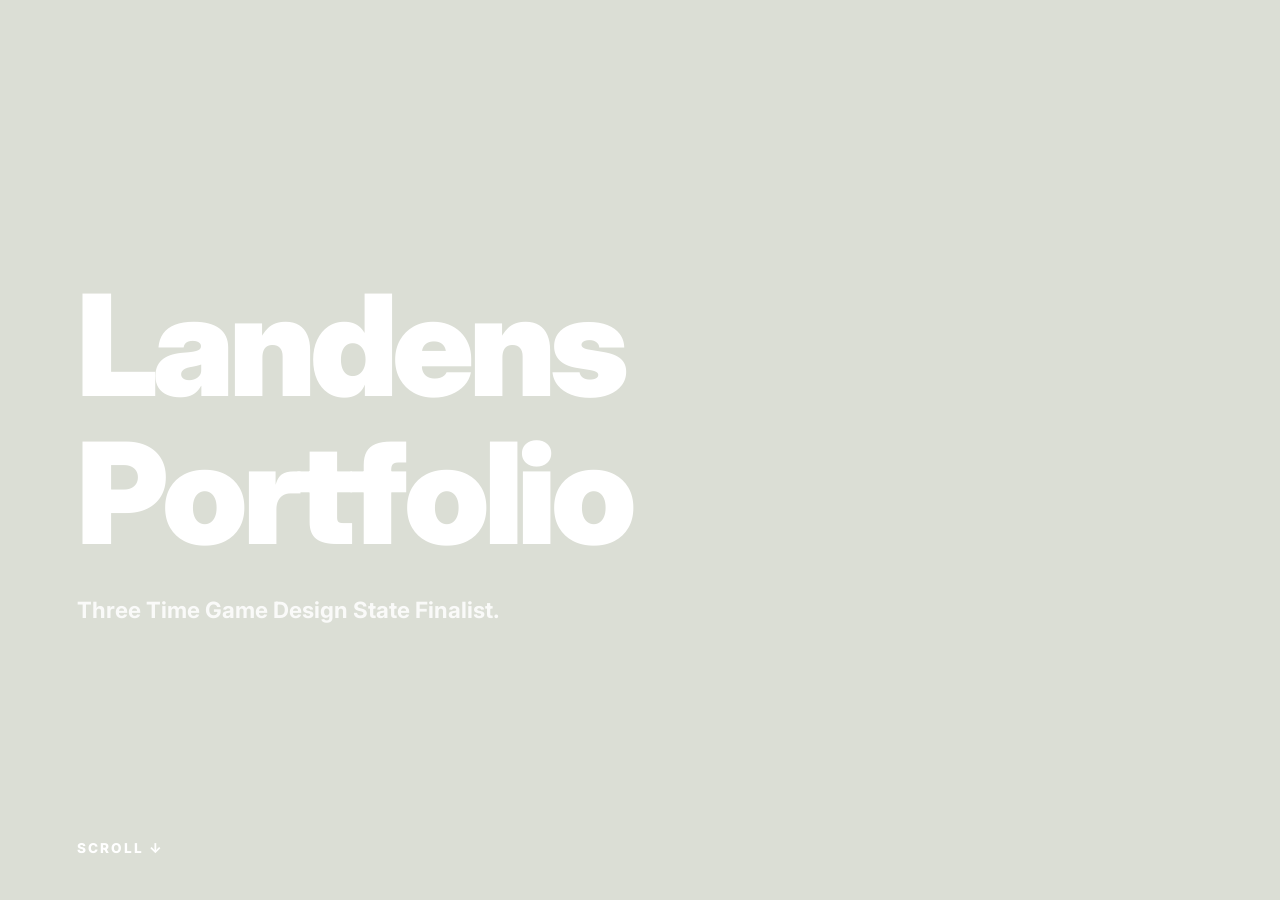
<file: index.html>
<!DOCTYPE html>
<html lang="en">
<head>
  <meta charset="UTF-8">
  <meta name="viewport" content="width=device-width, initial-scale=1.0">
  <title>Landens Portfolio</title>
  <script>document.documentElement.dataset.theme = localStorage.getItem('theme') || 'light';</script>
  <link rel="stylesheet" href="css/style.css?v=2">
</head>
<body data-page="home">

  <header id="topbar">
    <nav>
      <a href="#hero">Home</a>
      <a href="#projects">Projects</a>
      <a href="#about">About</a>
      <a class="blogs-btn" href="blogs.html">Blogs</a>
    </nav>
    <button class="theme-toggle" id="theme-toggle" aria-label="Switch between light and dark mode">
      <svg class="sun" viewBox="0 0 24 24" fill="none" stroke="currentColor" stroke-width="2" stroke-linecap="round"><circle cx="12" cy="12" r="4.5" fill="currentColor" stroke="none"/><path d="M12 2v2.5M12 19.5V22M2 12h2.5M19.5 12H22M4.9 4.9l1.8 1.8M17.3 17.3l1.8 1.8M19.1 4.9l-1.8 1.8M6.7 17.3l-1.8 1.8"/></svg>
      <svg class="moon" viewBox="0 0 24 24" fill="currentColor"><path d="M21 13.2A9 9 0 1 1 10.8 3a7.2 7.2 0 0 0 10.2 10.2z"/></svg>
    </button>
  </header>

  <main id="slider">
   <div id="slides">

    <!-- Page 1: full screen title -->
    <section class="screen" id="hero">
      <video class="hero-video" autoplay muted loop playsinline
             disablepictureinpicture tabindex="-1" hidden></video>
      <div class="hero-overlay" hidden></div>
      <h1 id="hero-title"></h1>
      <p class="tagline" id="hero-tagline"></p>
      <div class="scroll-hint">Scroll <span class="arrow">&darr;</span></div>
    </section>

    <!-- Page 2: top three projects -->
    <section class="screen" id="projects">
      <div class="section-head">
        <h2 class="section-title reveal">Recent Projects</h2>
        <a class="skip-btn reveal" href="#about">About Me &rarr;</a>
      </div>
      <div class="section-scroll">
        <div class="card-grid" id="featured-grid"></div>
      </div>
    </section>

    <!-- Page 3: about me + links -->
    <section class="screen" id="about">
      <h2 class="section-title reveal">About Me</h2>
      <div class="about-grid">
        <img id="about-img" class="reveal" src="" alt="">
        <div class="about-text" id="about-text"></div>
      </div>
      <div id="home-links"></div>
    </section>

   </div>
  </main>

  <script src="js/site.js?v=2"></script>
</body>
</html>
</file>
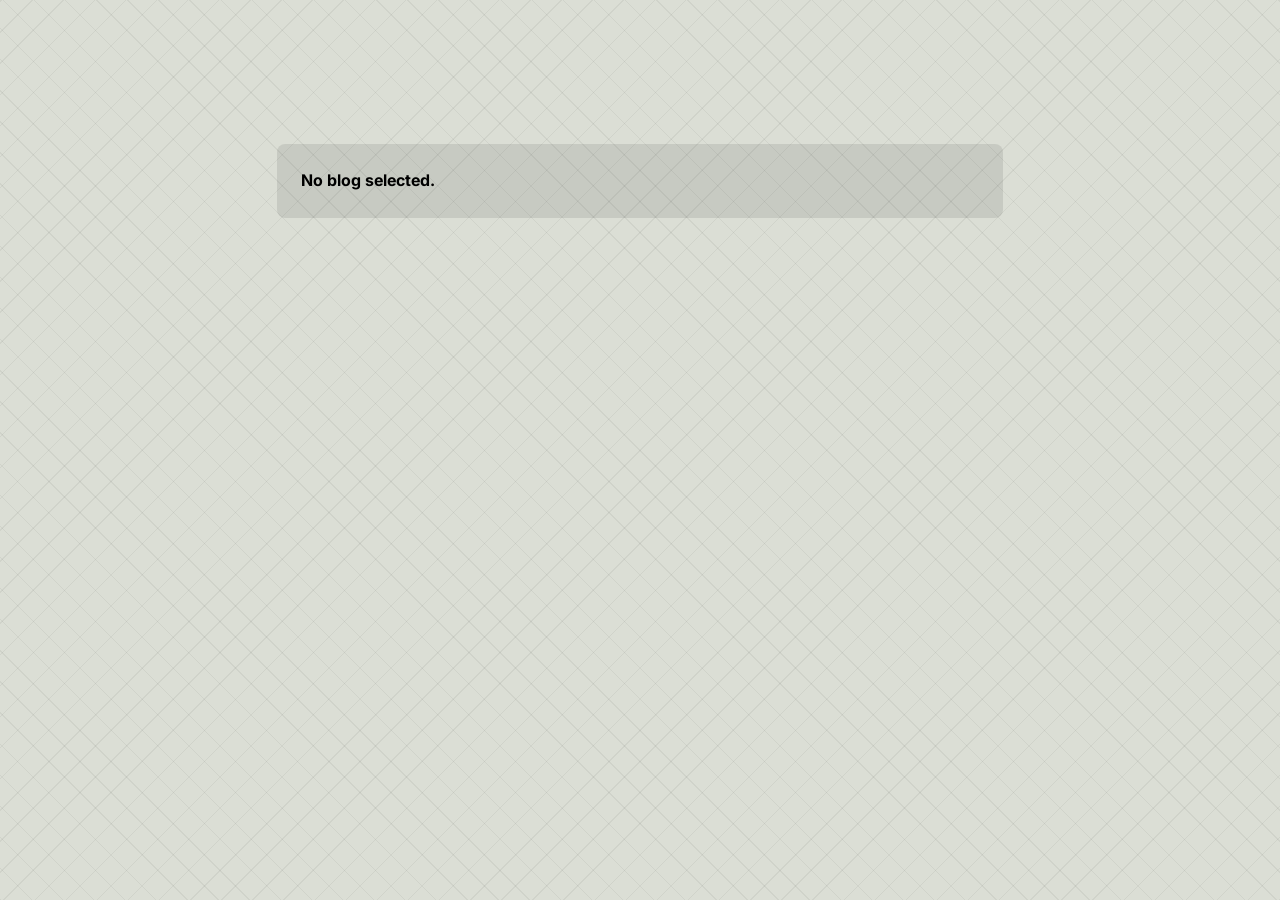
<file: blog.html>
<!DOCTYPE html>
<html lang="en">
<head>
  <meta charset="UTF-8">
  <meta name="viewport" content="width=device-width, initial-scale=1.0">
  <title>Blog</title>
  <script>document.documentElement.dataset.theme = localStorage.getItem('theme') || 'light';</script>
  <link rel="stylesheet" href="css/style.css?v=2">
</head>
<body data-page="post">

  <header id="topbar">
    <nav>
      <a href="index.html#hero">Home</a>
      <a href="index.html#projects">Projects</a>
      <a href="index.html#about">About</a>
      <a class="blogs-btn" href="blogs.html">Blogs</a>
    </nav>
    <button class="theme-toggle" id="theme-toggle" aria-label="Switch between light and dark mode">
      <svg class="sun" viewBox="0 0 24 24" fill="none" stroke="currentColor" stroke-width="2" stroke-linecap="round"><circle cx="12" cy="12" r="4.5" fill="currentColor" stroke="none"/><path d="M12 2v2.5M12 19.5V22M2 12h2.5M19.5 12H22M4.9 4.9l1.8 1.8M17.3 17.3l1.8 1.8M19.1 4.9l-1.8 1.8M6.7 17.3l-1.8 1.8"/></svg>
      <svg class="moon" viewBox="0 0 24 24" fill="currentColor"><path d="M21 13.2A9 9 0 1 1 10.8 3a7.2 7.2 0 0 0 10.2 10.2z"/></svg>
    </button>
  </header>

  <main class="page">
    <article id="post"></article>
  </main>

  <script src="js/site.js?v=2"></script>
</body>
</html>
</file>
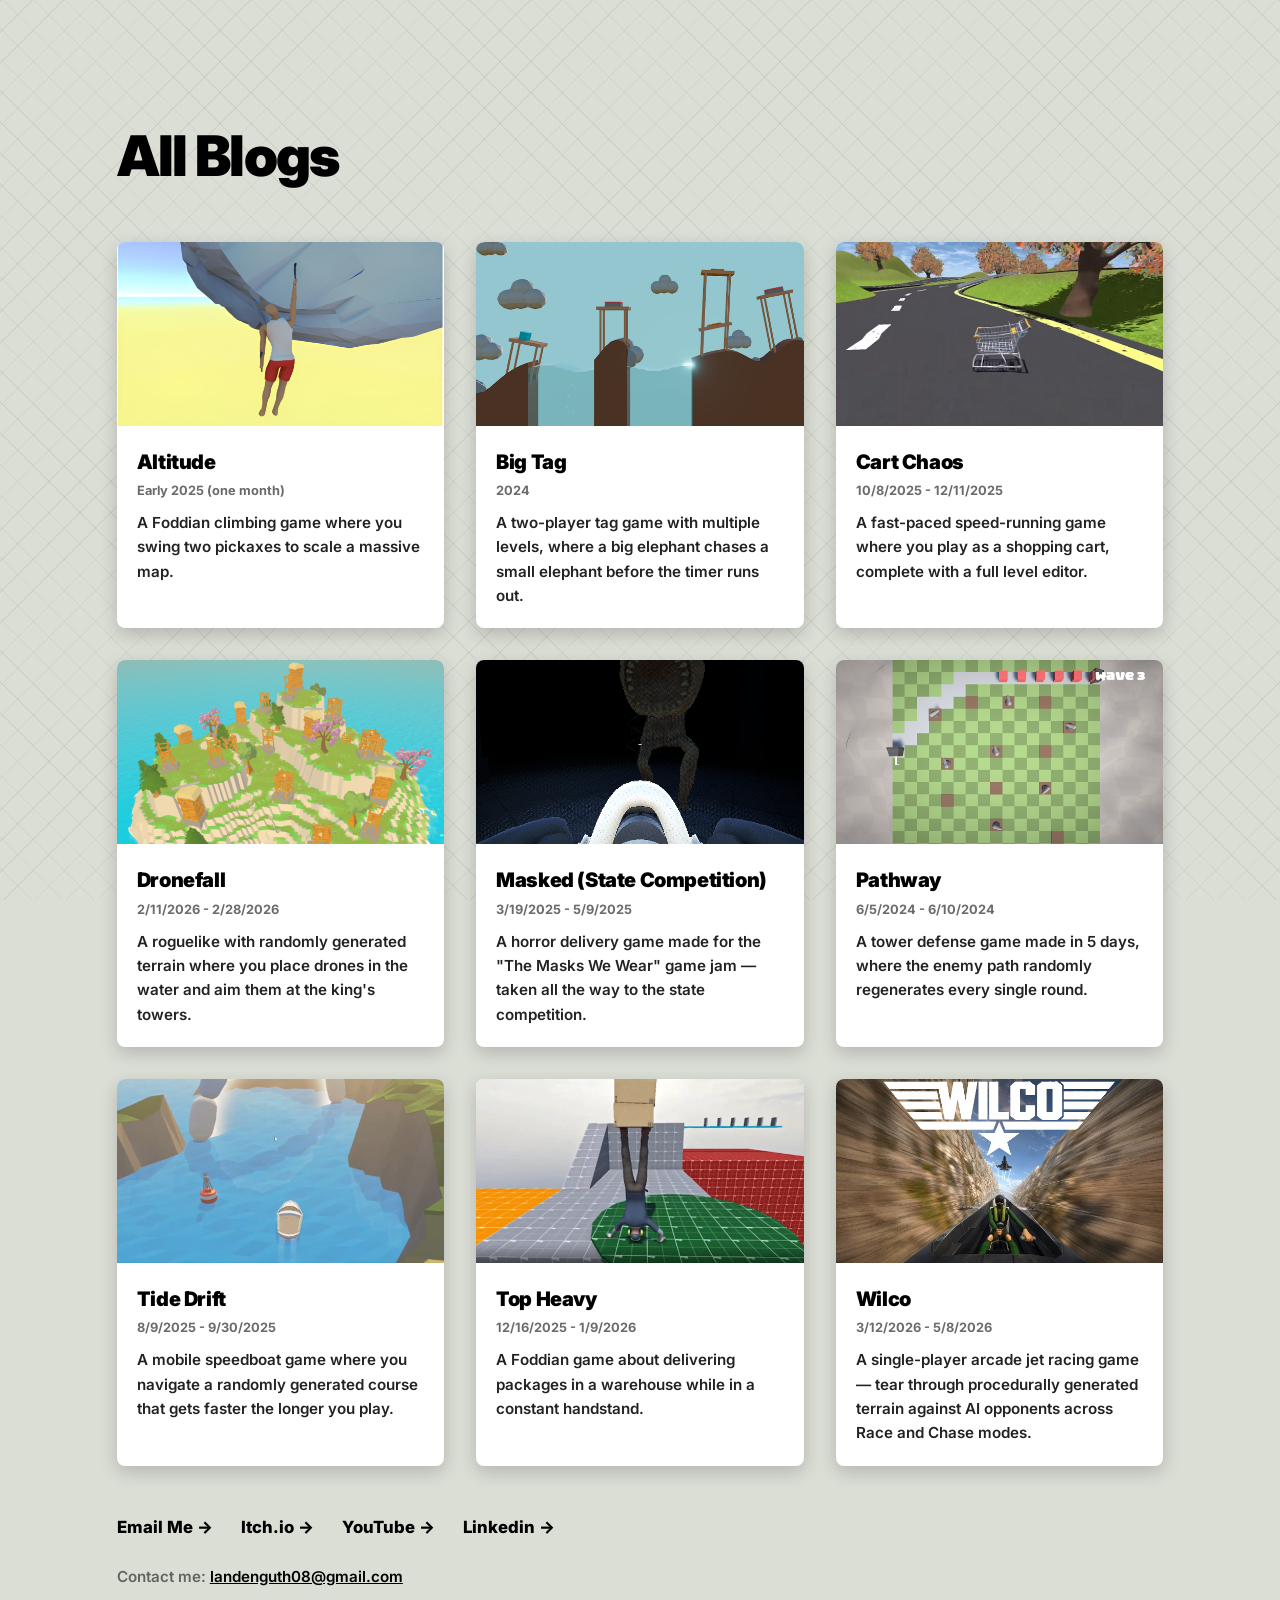
<file: blogs.html>
<!DOCTYPE html>
<html lang="en">
<head>
  <meta charset="UTF-8">
  <meta name="viewport" content="width=device-width, initial-scale=1.0">
  <title>Blogs</title>
  <script>document.documentElement.dataset.theme = localStorage.getItem('theme') || 'light';</script>
  <link rel="stylesheet" href="css/style.css?v=2">
</head>
<body data-page="blogs">

  <header id="topbar">
    <nav>
      <a href="index.html#hero">Home</a>
      <a href="index.html#projects">Projects</a>
      <a href="index.html#about">About</a>
      <a class="blogs-btn" href="blogs.html">Blogs</a>
    </nav>
    <button class="theme-toggle" id="theme-toggle" aria-label="Switch between light and dark mode">
      <svg class="sun" viewBox="0 0 24 24" fill="none" stroke="currentColor" stroke-width="2" stroke-linecap="round"><circle cx="12" cy="12" r="4.5" fill="currentColor" stroke="none"/><path d="M12 2v2.5M12 19.5V22M2 12h2.5M19.5 12H22M4.9 4.9l1.8 1.8M17.3 17.3l1.8 1.8M19.1 4.9l-1.8 1.8M6.7 17.3l-1.8 1.8"/></svg>
      <svg class="moon" viewBox="0 0 24 24" fill="currentColor"><path d="M21 13.2A9 9 0 1 1 10.8 3a7.2 7.2 0 0 0 10.2 10.2z"/></svg>
    </button>
  </header>

  <main class="page-wide">
    <h1 class="section-title">All Blogs</h1>
    <div class="card-grid" id="blogs-grid"></div>
    <div id="blogs-contacts"></div>
  </main>

  <script src="js/site.js?v=2"></script>
</body>
</html>
</file>
<file: css/style.css>
/* ============================================================
   Landens Portfolio — global styles
   Bold text, color blocks, soft shadows, slight rounding,
   faint diamond patterns. Light + dark themes.
   ============================================================ */

@import url('https://fonts.googleapis.com/css2?family=Inter:wght@600;700;800;900&display=swap');

:root {
  --bg: rgb(219, 222, 213);
  --bg-dark: rgb(196, 200, 188);
  --ink: #000000;
  --paper: #ffffff;          /* cards */
  --text-soft: #222222;
  --grey: #6b6b6b;
  --muted: rgba(0, 0, 0, 0.55);
  --soft-bg: rgba(0, 0, 0, 0.09);
  --scroll-thumb: rgb(152, 158, 144);
  --scroll-track: rgb(196, 200, 188);

  --margin: clamp(1.5rem, 6vw, 6rem);
  --ease: cubic-bezier(0.22, 1, 0.36, 1);
  --radius: 8px;             /* slight rounding, not cartoony */

  /* faint diamond lattice */
  --diamonds: repeating-linear-gradient(45deg, rgba(0,0,0,0.05) 0 1px, transparent 1px 22px),
              repeating-linear-gradient(-45deg, rgba(0,0,0,0.05) 0 1px, transparent 1px 22px);
}

html[data-theme="dark"] {
  --bg: rgb(26, 26, 26);
  --bg-dark: rgb(38, 38, 38);
  --ink: #f2f2f2;
  --paper: rgb(44, 44, 44);
  --text-soft: #cfcfcf;
  --grey: #9a9a9a;
  --muted: rgba(255, 255, 255, 0.6);
  --soft-bg: rgba(255, 255, 255, 0.08);
  --scroll-thumb: #555555;
  --scroll-track: rgb(38, 38, 38);

  --diamonds: repeating-linear-gradient(45deg, rgba(255,255,255,0.045) 0 1px, transparent 1px 22px),
              repeating-linear-gradient(-45deg, rgba(255,255,255,0.045) 0 1px, transparent 1px 22px);
}

* { margin: 0; padding: 0; box-sizing: border-box; }

html {
  scroll-behavior: smooth;
}

body {
  font-family: 'Inter', system-ui, -apple-system, sans-serif;
  font-weight: 700;
  color: var(--ink);
  background-color: var(--bg);
  text-align: left;
  line-height: 1.6;
  transition: background-color 0.35s ease, color 0.35s ease;
}

a { color: var(--ink); }

img { max-width: 100%; display: block; }

/* ---------- Top bar (appears at the top of the screen) ----------
   Fades in place — never moves — so the backdrop blur can't paint
   artifacts at its edges.                                          */

#topbar {
  position: fixed;
  top: 0; left: 0; right: 0;
  z-index: 100;
  display: flex;
  align-items: center;
  justify-content: flex-start;
  padding: 1rem var(--margin);
  background: rgba(22, 22, 22, 0.45);
  backdrop-filter: blur(12px);
  -webkit-backdrop-filter: blur(12px);
  box-shadow: 0 6px 20px rgba(0, 0, 0, 0.22);
  opacity: 0;
  pointer-events: none;
  transition: opacity 0.35s ease;
}

#topbar.visible {
  opacity: 1;
  pointer-events: auto;
}

#topbar nav {
  display: flex;
  align-items: center;
  gap: 1.75rem;
  transform: translateY(-6px);
  transition: transform 0.45s var(--ease);
}

#topbar.visible nav { transform: translateY(0); }

#topbar nav a {
  text-decoration: none;
  font-weight: 800;
  font-size: 0.95rem;
  color: #ffffff;
  position: relative;
}

#topbar nav a::after {
  content: '';
  position: absolute;
  left: 0; bottom: -4px;
  width: 100%; height: 3px;
  background: #ffffff;
  transform: scaleX(0);
  transform-origin: left;
  transition: transform 0.3s var(--ease);
}

#topbar nav a:hover::after { transform: scaleX(1); }

/* ---------- dark / light toggle (top right) ---------- */

.theme-toggle {
  margin-left: auto;
  width: 38px;
  height: 38px;
  background: none;
  border: 0;
  padding: 0;
  cursor: pointer;
  position: relative;
  color: #ffffff;
}

.theme-toggle svg {
  position: absolute;
  inset: 6px;
  width: 26px;
  height: 26px;
  transition: transform 0.55s var(--ease), opacity 0.3s ease;
}

.theme-toggle .moon { opacity: 0; transform: rotate(-120deg) scale(0.3); }
.theme-toggle .sun  { opacity: 1; transform: rotate(0deg) scale(1); }

html[data-theme="dark"] .theme-toggle .sun  { opacity: 0; transform: rotate(120deg) scale(0.3); }
html[data-theme="dark"] .theme-toggle .moon { opacity: 1; transform: rotate(0deg) scale(1); }

.theme-toggle:hover svg { scale: 1.12; }

/* ---------- Full-screen sliding sections (landing page) ----------
   No free scrolling: one scroll = one full-page slide animation.   */

body[data-page="home"] { overflow: hidden; height: 100vh; }

#slider {
  height: 100vh;
  overflow: hidden;
}

#slides {
  will-change: transform;
  transition: transform 0.9s cubic-bezier(0.77, 0, 0.175, 1);
}

.screen {
  height: 100vh;
  overflow-y: auto;
  scrollbar-width: none;
  padding: 5rem var(--margin);
  display: flex;
  flex-direction: column;
  justify-content: center;
}

.screen::-webkit-scrollbar { display: none; }

/* hide scrollbars everywhere */
html { scrollbar-width: none; }
html::-webkit-scrollbar, body::-webkit-scrollbar { display: none; }

/* ...except blog post pages, which keep a custom darker scrollbar */
html:has(body[data-page="post"]) {
  scrollbar-width: auto;
  scrollbar-color: var(--scroll-thumb) var(--scroll-track);
}
html:has(body[data-page="post"])::-webkit-scrollbar { display: block; width: 13px; }
html:has(body[data-page="post"])::-webkit-scrollbar-track { background: var(--scroll-track); }
html:has(body[data-page="post"])::-webkit-scrollbar-thumb {
  background: var(--scroll-thumb);
  border: 3px solid var(--scroll-track);
  border-radius: 8px;
}

/* faint diamond pattern on the blogs list + blog post pages */
body[data-page="blogs"],
body[data-page="post"] {
  background-image: var(--diamonds);
  background-attachment: fixed;
}

/* ---------- Hero ---------- */

#hero {
  align-items: flex-start;
  position: relative;
  overflow: hidden;
}

/* looping background video — silent, unclickable, no controls */
#hero .hero-video {
  position: absolute;
  inset: 0;
  width: 100%;
  height: 100%;
  object-fit: cover;
  pointer-events: none;
  z-index: 0;
}

/* YouTube background video: oversized 16:9 iframe that covers the screen */
#hero .hero-yt {
  position: absolute;
  top: 50%; left: 50%;
  width: max(100vw, 177.78vh);
  height: max(100vh, 56.25vw);
  transform: translate(-50%, -50%);
  pointer-events: none;
  border: 0;
  z-index: 0;
}

/* color overlay on top of the video (set "heroOverlay" in site.json) */
#hero .hero-overlay {
  position: absolute;
  inset: 0;
  z-index: 0;
  pointer-events: none;
}

#hero > :not(.hero-video):not(.hero-yt):not(.hero-overlay):not(.scroll-hint) { position: relative; z-index: 1; }
#hero .scroll-hint { position: absolute; z-index: 1; }

#hero h1 {
  font-size: clamp(3rem, 11vw, 9rem);
  font-weight: 900;
  letter-spacing: -0.04em;
  line-height: 1.05;
  overflow: hidden;
}

#hero h1 .word { display: inline-block; margin-right: 0.25em; }

#hero h1 .letter {
  display: inline-block;
  transform: translateY(110%);
  animation: rise 0.8s var(--ease) forwards;
}

@keyframes rise { to { transform: translateY(0); } }

#hero .tagline {
  margin-top: 1.5rem;
  font-size: clamp(1rem, 2vw, 1.4rem);
  color: var(--muted);
  opacity: 0;
  animation: fadein 1s ease 0.9s forwards;
}

@keyframes fadein { to { opacity: 1; } }

.scroll-hint {
  bottom: 2.5rem;
  left: var(--margin);
  font-size: 0.85rem;
  font-weight: 800;
  letter-spacing: 0.15em;
  text-transform: uppercase;
  opacity: 0;
  animation: fadein 1s ease 1.4s forwards;
}

.scroll-hint .arrow {
  display: inline-block;
  animation: bob 1.6s ease-in-out infinite;
}

@keyframes bob {
  0%, 100% { transform: translateY(0); }
  50%      { transform: translateY(7px); }
}

/* ---------- Section titles ---------- */

.section-title {
  font-size: clamp(2rem, 5vw, 3.5rem);
  font-weight: 900;
  letter-spacing: -0.03em;
  margin-bottom: 2.5rem;
}

.section-head {
  display: flex;
  align-items: center;
  gap: 2rem;
  flex-wrap: wrap;
  margin-bottom: 2.5rem;
}

.section-head .section-title { margin-bottom: 0; }

.skip-btn {
  margin-left: auto;
  text-decoration: none;
  font-weight: 800;
  font-size: 0.95rem;
  color: inherit;
  transition: transform 0.25s var(--ease);
}

.skip-btn:hover {
  text-decoration: underline;
  text-decoration-thickness: 3px;
  text-underline-offset: 4px;
  transform: translateX(4px);
}

/* ---------- Projects section: slightly darker light tone ---------- */

#projects {
  background-color: var(--bg-dark);
  background-image: var(--diamonds);
  color: var(--ink);
  overflow: hidden;            /* the grid below scrolls, not the section */
  justify-content: flex-start;
}

/* the title row stays put; only the cards scroll */
#projects .section-scroll {
  flex: 1;
  min-height: 0;
  overflow-y: auto;
  border-radius: var(--radius);   /* matches the project cards */
  padding: 0.5rem 0.5rem 1rem 0;
  scrollbar-width: thin;
  scrollbar-color: var(--scroll-thumb) transparent;
}

#projects .section-scroll::-webkit-scrollbar { display: block; width: 13px; }
#projects .section-scroll::-webkit-scrollbar-track { background: transparent; }
#projects .section-scroll::-webkit-scrollbar-thumb {
  background: var(--scroll-thumb);
  border: 3px solid var(--bg-dark);
  border-radius: 8px;
}

/* ---------- Scroll reveal animation ---------- */

.reveal {
  opacity: 0;
  transform: translateY(40px);
  transition: opacity 0.8s var(--ease), transform 0.8s var(--ease);
}

.reveal.shown {
  opacity: 1;
  transform: translateY(0);
}

/* ---------- Blog / project cards ---------- */

.card-grid {
  display: grid;
  grid-template-columns: repeat(auto-fill, minmax(280px, 1fr));
  gap: 2rem;
}

.card {
  text-decoration: none;
  background: var(--paper);
  color: var(--ink);
  border-radius: var(--radius);
  overflow: hidden;             /* keeps the zooming thumbnail inside */
  display: flex;
  flex-direction: column;
  box-shadow: 0 6px 18px rgba(0, 0, 0, 0.18);
  transition: transform 0.35s var(--ease), box-shadow 0.35s var(--ease);
}

.card:hover {
  transform: translateY(-8px);
  box-shadow: 0 18px 38px rgba(0, 0, 0, 0.35);
}

.card .thumb-wrap {
  aspect-ratio: 16 / 9;
  overflow: hidden;             /* the expanding image never escapes */
}

.card .thumb {
  width: 100%;
  height: 100%;
  object-fit: cover;
  transition: transform 0.6s var(--ease);
}

.card:hover .thumb { transform: scale(1.09); }

.card .card-body { padding: 1.25rem; }

.card h3 { font-weight: 900; font-size: 1.25rem; letter-spacing: -0.02em; }

.card .date { font-size: 0.8rem; color: var(--grey); margin-top: 0.2rem; }

.card p { font-weight: 600; font-size: 0.95rem; margin-top: 0.6rem; color: var(--text-soft); }

/* ---------- About section ---------- */

#about {
  background-image: var(--diamonds);
}

#about .about-grid {
  display: grid;
  grid-template-columns: minmax(220px, 380px) 1fr;
  gap: 3rem;
  align-items: start;
}

#about .about-grid img {
  width: 100%;
  border-radius: var(--radius);
  box-shadow: 0 10px 26px rgba(0, 0, 0, 0.25);
  transition: transform 0.4s var(--ease), box-shadow 0.4s var(--ease);
}

#about .about-grid img:hover {
  transform: scale(1.02) rotate(-0.5deg);
  box-shadow: 0 16px 36px rgba(0, 0, 0, 0.3);
}

#about .about-text p { margin-bottom: 1rem; font-weight: 600; font-size: 1.05rem; }

@media (max-width: 760px) {
  #about .about-grid { grid-template-columns: 1fr; }
}

/* ---------- Links / contacts row ---------- */

.links-row {
  display: flex;
  flex-wrap: wrap;
  gap: 1.75rem;
  margin-top: 3rem;
}

.links-row a {
  text-decoration: none;
  font-weight: 800;
  font-size: 1.05rem;
  transition: transform 0.25s var(--ease);
}

.links-row a::after { content: '\00a0\2192'; } /* arrow on the right */

.links-row a:hover {
  text-decoration: underline;
  text-decoration-thickness: 3px;
  text-underline-offset: 4px;
  transform: translateX(4px);
}

.contact-note {
  margin-top: 1.5rem;
  color: var(--muted);
  font-weight: 600;
  font-size: 0.95rem;
}

/* ---------- Plain pages (blogs list + blog post) ---------- */

.page {
  max-width: 880px;
  margin: 0 auto;
  padding: 7rem var(--margin) 4rem;
}

.page-wide {
  max-width: 1200px;
  margin: 0 auto;
  padding: 7rem var(--margin) 4rem;
}

/* ---------- Blog post content ---------- */

/* pinned title row: stays at the top while the post scrolls,
   with the previous/next links beside it as plain text         */
.post-head {
  position: sticky;
  top: 0;
  z-index: 40;
  display: flex;
  align-items: center;
  gap: 2rem;
  flex-wrap: wrap;
  background-color: var(--bg);
  background-image: var(--diamonds);
  background-attachment: fixed;   /* lines up with the page pattern */
  padding: 1.25rem 0;
}

.post-title {
  font-size: clamp(1.8rem, 4.5vw, 3.2rem);
  font-weight: 900;
  letter-spacing: -0.03em;
  line-height: 1.1;
}

.post-nav {
  margin-left: auto;
  display: flex;
  gap: 1.75rem;
}

.post-nav a {
  text-decoration: none;
  font-weight: 800;
  font-size: 0.95rem;
  white-space: nowrap;
  transition: transform 0.25s var(--ease);
}

.post-nav a:hover {
  text-decoration: underline;
  text-decoration-thickness: 3px;
  text-underline-offset: 4px;
}

.post-date { color: var(--muted); margin: 0.5rem 0 2.5rem; font-weight: 700; }

.post-content h2 {
  font-weight: 900;
  font-size: 1.7rem;
  letter-spacing: -0.02em;
  margin: 2.5rem 0 1rem;
  scroll-margin-top: 7rem;   /* anchor jumps don't hide under the pinned title */
}

.post-content h3 {
  font-weight: 800;
  font-size: 1.3rem;
  letter-spacing: -0.01em;
  color: var(--ink);
  margin: 2rem 0 0.75rem;
  scroll-margin-top: 7rem;
}

.post-content p {
  font-weight: 600;
  font-size: 1.08rem;
  margin-bottom: 1.25rem;
}

.post-content p a {
  font-weight: 800;
  text-decoration: underline;
  text-decoration-thickness: 2.5px;
  text-underline-offset: 3px;
  border-radius: 3px;
}
.post-content p a:hover { background: var(--ink); color: var(--bg); }

.post-content figure { margin: 2rem 0; }

.post-content figure img {
  border-radius: var(--radius);
  width: 100%;
  box-shadow: 0 10px 26px rgba(0, 0, 0, 0.22);
}

.post-content figcaption {
  font-size: 0.85rem;
  color: var(--muted);
  margin-top: 0.5rem;
  font-weight: 600;
}

.post-content .video-wrap {
  position: relative;
  aspect-ratio: 16 / 9;
  margin: 2rem 0;
  border-radius: var(--radius);
  overflow: hidden;
  box-shadow: 0 10px 26px rgba(0, 0, 0, 0.22);
}

.post-content .video-wrap iframe,
.post-content .video-wrap video {
  position: absolute;
  inset: 0;
  width: 100%;
  height: 100%;
  border: 0;
  background: #000;
}

/* ---------- Table of contents (left side of blog posts) ---------- */

#toc {
  position: fixed;
  left: 1.75rem;
  top: 7.5rem;
  width: 215px;
  opacity: 0;
  animation: fadein 0.8s ease 0.3s forwards;
}

#toc .toc-title {
  font-size: 0.75rem;
  font-weight: 900;
  letter-spacing: 0.12em;
  text-transform: uppercase;
  color: var(--muted);
  margin-bottom: 0.6rem;
}

#toc a {
  display: block;
  text-decoration: none;
  font-weight: 800;
  font-size: 0.88rem;
  padding: 0.18rem 0;
  color: var(--ink);
  transition: transform 0.2s var(--ease);
}

/* sub headers: indented, smaller, lighter */
#toc a.sub {
  margin-left: 1rem;
  font-size: 0.78rem;
  font-weight: 700;
  color: var(--muted);
}

#toc a:hover { text-decoration: underline; text-decoration-thickness: 1.5px; transform: translateX(3px); }

#toc a.active { text-decoration: underline; text-decoration-thickness: 1.5px; text-underline-offset: 3px; }

@media (max-width: 1340px) { #toc { display: none; } }

.back-link {
  display: inline-block;
  text-decoration: none;
  font-weight: 800;
  margin-bottom: 1rem;
}
.back-link:hover { text-decoration: underline; text-decoration-thickness: 3px; }

/* ---------- Footer / error ---------- */

.error-msg {
  background: var(--soft-bg);
  border-radius: var(--radius);
  padding: 1.5rem;
  font-weight: 700;
  margin-top: 2rem;
}
</file>
